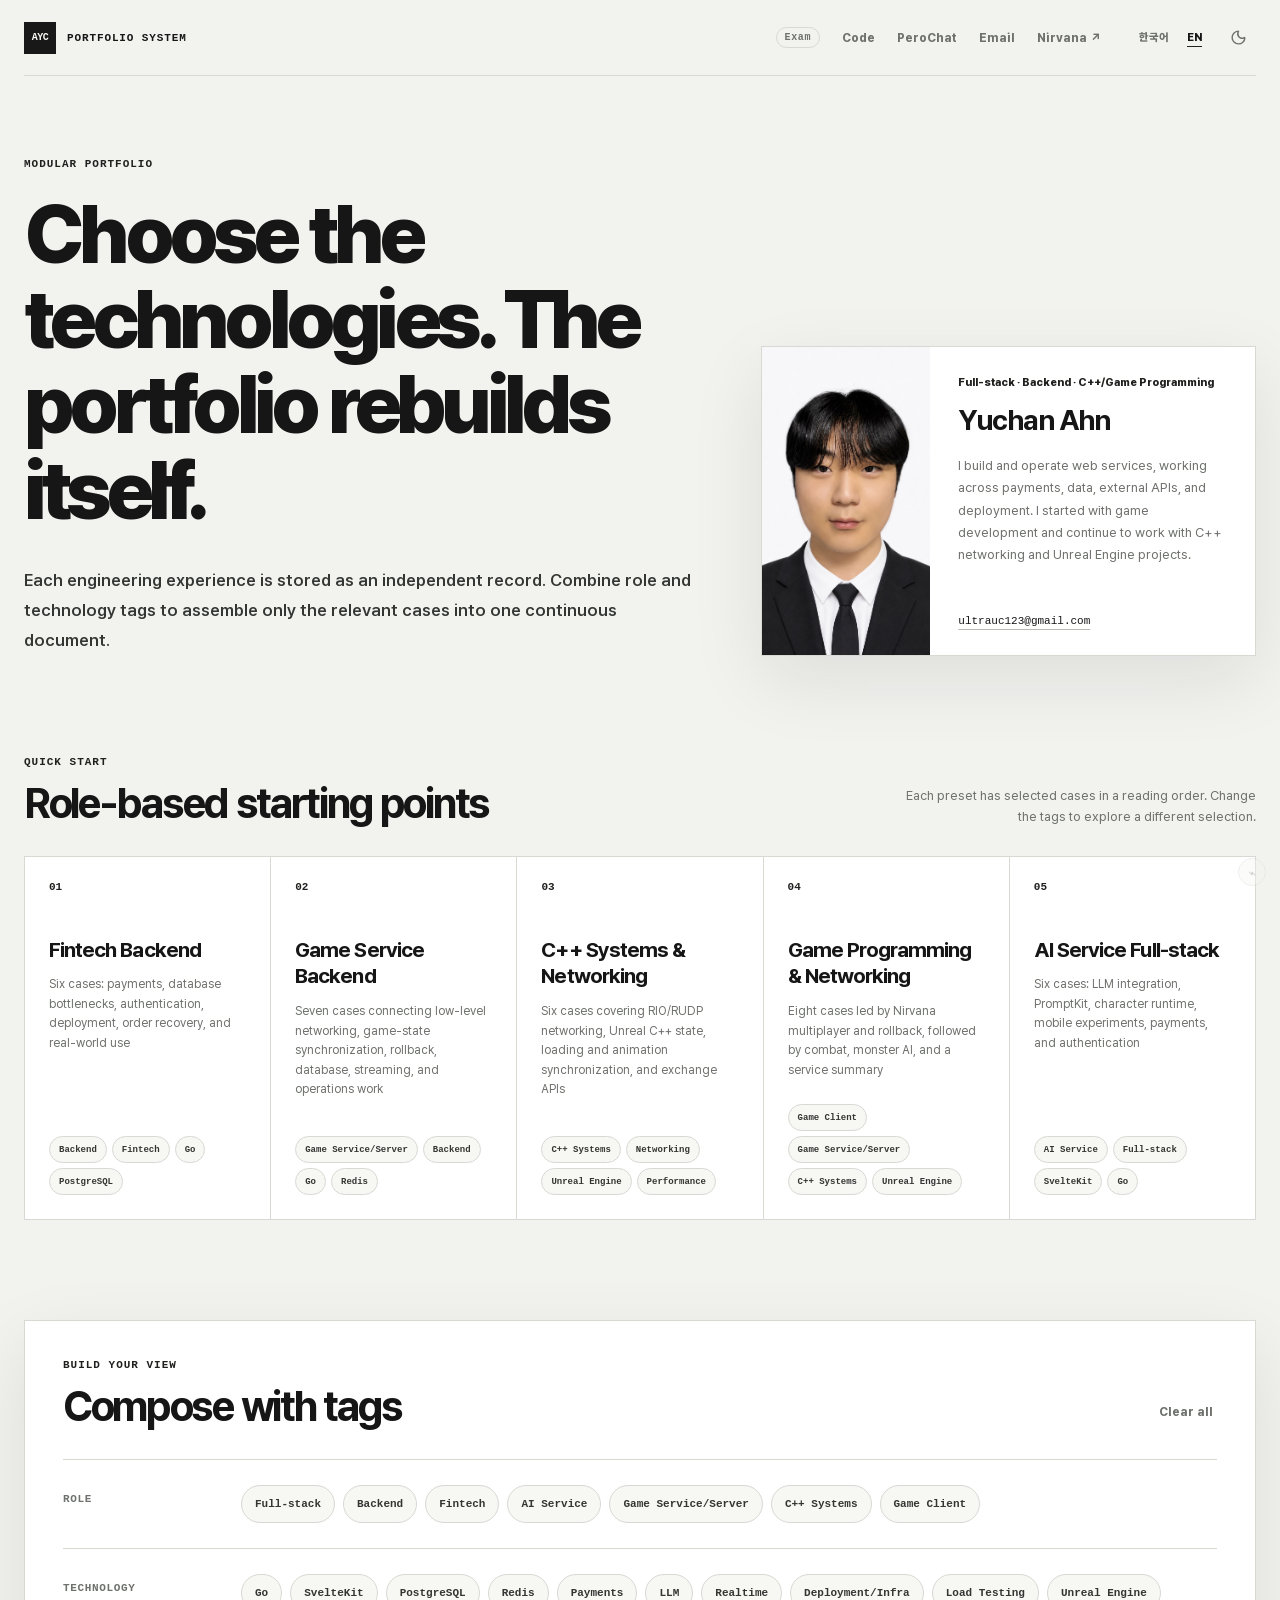
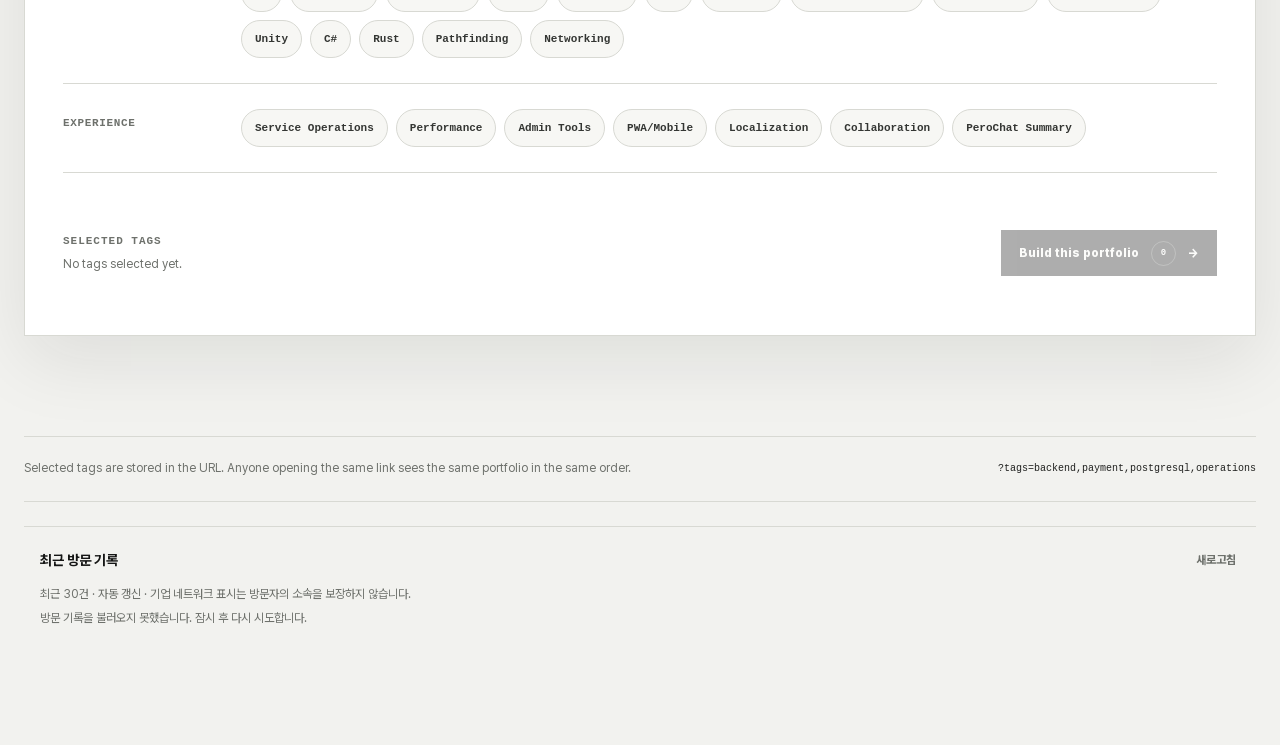
<file: public/index.html>
<!doctype html>
<html lang="ko">
  <head>
    <meta charset="UTF-8" />
    <meta name="viewport" content="width=device-width, initial-scale=1" />
    <meta
      name="description"
      content="기술 태그 조합에 따라 관련 개발 경험을 한 편의 문서로 구성하는 안유찬의 개발 포트폴리오입니다."
    />
    <meta name="theme-color" content="#f4f4f2" />
    <title>안유찬 · Modular Portfolio</title>
    <script>
      (() => {
        let savedTheme = null;
        try {
          savedTheme = localStorage.getItem("portfolio-theme");
        } catch {}
        const systemTheme = window.matchMedia?.("(prefers-color-scheme: dark)").matches
          ? "dark"
          : "light";
        document.documentElement.dataset.theme = savedTheme || systemTheme;
      })();
    </script>
    <link rel="stylesheet" href="./styles.css?v=38" />
    <script src="./portfolio-data.js?v=11" defer></script>
    <script src="./portfolio-copy-overrides.js?v=2" defer></script>
    <script src="./app.js?v=39" defer></script>
    <script src="./visitor-tracking.js?v=2" defer></script>
    <script src="./visitor-feed.js?v=2" defer></script>
  </head>
  <body>
    <main class="page-shell">
      <header class="site-header">
        <a class="site-mark" href="./" aria-label="포트폴리오 조합기 홈">
          <span>AYC</span>
          <strong>PORTFOLIO SYSTEM</strong>
        </a>

        <nav class="external-links" aria-label="외부 링크">
          <a class="exam-shortcut" href="./pearlabyss-exam.html">Exam</a>
          <a href="https://github.com/yuchanahn/-" target="_blank" rel="noreferrer">Code</a>
          <a href="https://personaxi.com" target="_blank" rel="noreferrer">PeroChat</a>
          <a href="mailto:ultrauc123@gmail.com">Email</a>
          <a
            href="https://www.youtube.com/watch?v=IK2acnw1DHY"
            target="_blank"
            rel="noreferrer"
          >Nirvana ↗</a>
        </nav>

        <div class="preferences">
          <div class="language-switch" role="group" aria-label="Language">
            <button type="button" data-language="ko">한국어</button>
            <button type="button" data-language="en">EN</button>
          </div>
          <button id="theme-toggle" class="theme-toggle" type="button" aria-label="테마 변경">
            <span class="theme-icon sun-icon" aria-hidden="true"></span>
            <span class="theme-icon moon-icon" aria-hidden="true"></span>
          </button>
        </div>
      </header>



      <section id="builder-screen" class="builder-screen">
        <div class="builder-hero">
          <div class="hero-copy">
            <p class="eyebrow" data-i18n="heroEyebrow">MODULAR PORTFOLIO</p>
            <h1 data-i18n="heroTitle">보고 싶은 기술을 고르면<br />포트폴리오가 다시 구성됩니다.</h1>
            <p data-i18n="heroDescription">
              각 개발 경험을 독립된 기록으로 저장했습니다. 지원 직무와 기술 태그를
              조합하면 관련 사례만 골라 한 편의 문서로 이어서 보여줍니다.
            </p>
          </div>

          <aside class="profile-card" aria-label="개발자 프로필">
            <img
              src="./assets/profile-yuchan.jpg"
              alt="안유찬 프로필 사진"
              width="1086"
              height="1447"
            />
            <div>
              <span data-profile="role">풀스택 · 백엔드 · C++/게임 프로그래밍</span>
              <h2 data-profile="name">안유찬</h2>
              <p data-profile="introduction"></p>
              <a href="mailto:ultrauc123@gmail.com">ultrauc123@gmail.com</a>
            </div>
          </aside>
        </div>

        <section class="preset-section" aria-labelledby="preset-title">
          <div class="section-heading">
            <div>
              <p class="eyebrow" data-i18n="presetEyebrow">QUICK START</p>
              <h2 id="preset-title" data-i18n="presetTitle">지원 직무별 기본 조합</h2>
            </div>
            <p data-i18n="presetDescription">기본 조합을 고른 뒤 태그를 더하거나 뺄 수 있습니다.</p>
          </div>
          <div id="preset-grid" class="preset-grid"></div>
        </section>

        <section class="tag-builder" aria-labelledby="tag-builder-title">
          <div class="section-heading">
            <div>
              <p class="eyebrow" data-i18n="tagEyebrow">BUILD YOUR VIEW</p>
              <h2 id="tag-builder-title" data-i18n="tagTitle">태그 직접 조합</h2>
            </div>
            <button id="clear-tags" class="text-button" type="button" data-i18n="clearTags">
              전체 해제
            </button>
          </div>

          <div id="tag-groups" class="tag-groups"></div>

          <div class="selection-bar">
            <div>
              <span class="selection-label" data-i18n="selectedTags">선택한 태그</span>
              <div id="selected-tags" class="selected-tags" aria-live="polite"></div>
            </div>
            <button id="build-portfolio" class="primary-button" type="button">
              <span data-i18n="buildPortfolio">이 조합으로 문서 만들기</span>
              <strong id="matched-count">0</strong>
              <span aria-hidden="true">→</span>
            </button>
          </div>
        </section>

        <section class="system-note" aria-label="포트폴리오 구성 방식">
          <p data-i18n="systemNote">
            선택한 태그는 URL에 저장됩니다. 같은 주소를 보내면 상대방도 같은 순서와
            내용의 포트폴리오를 볼 수 있습니다.
          </p>
          <code>?tags=backend,payment,postgresql,operations</code>
        </section>
      </section>

      <section id="document-screen" class="document-screen" hidden>
        <div class="document-toolbar">
          <a class="back-button" href="./">
            <span aria-hidden="true">←</span>
            <span data-i18n="editTags">태그 다시 고르기</span>
          </a>
          <div id="toolbar-tags" class="toolbar-tags"></div>
          <div class="document-actions">
            <button id="copy-link" class="toolbar-button" type="button" data-i18n-title="copyLink">
              <span data-i18n="copyLink">링크 복사</span>
            </button>
            <button id="print-document" class="primary-button compact" type="button">
              <span data-i18n="savePdf">PDF로 저장</span>
            </button>
          </div>
        </div>

        <article id="portfolio-document" class="portfolio-document"></article>
      </section>

      <section class="visitor-feed" aria-labelledby="visitor-feed-title">
        <div class="visitor-feed-heading">
          <h2 id="visitor-feed-title">최근 방문 기록</h2>
          <button id="refresh-visitors" class="text-button" type="button">새로고침</button>
        </div>
        <p class="visitor-feed-note">최근 30건 · 자동 갱신 · 기업 네트워크 표시는 방문자의 소속을 보장하지 않습니다.</p>
        <p id="visitor-feed-status" role="status">방문 기록을 불러오는 중입니다.</p>
        <ol id="visitor-feed-list" class="visitor-feed-list" aria-label="최근 방문 목록"></ol>
      </section>
    </main>

    <a class="career-ops-link" href="./career-dashboard.html" aria-label="Career operations dashboard" title="Career Ops">⌁</a>

    <div id="toast" class="toast" role="status" aria-live="polite" hidden></div>
  </body>
</html>
</file>
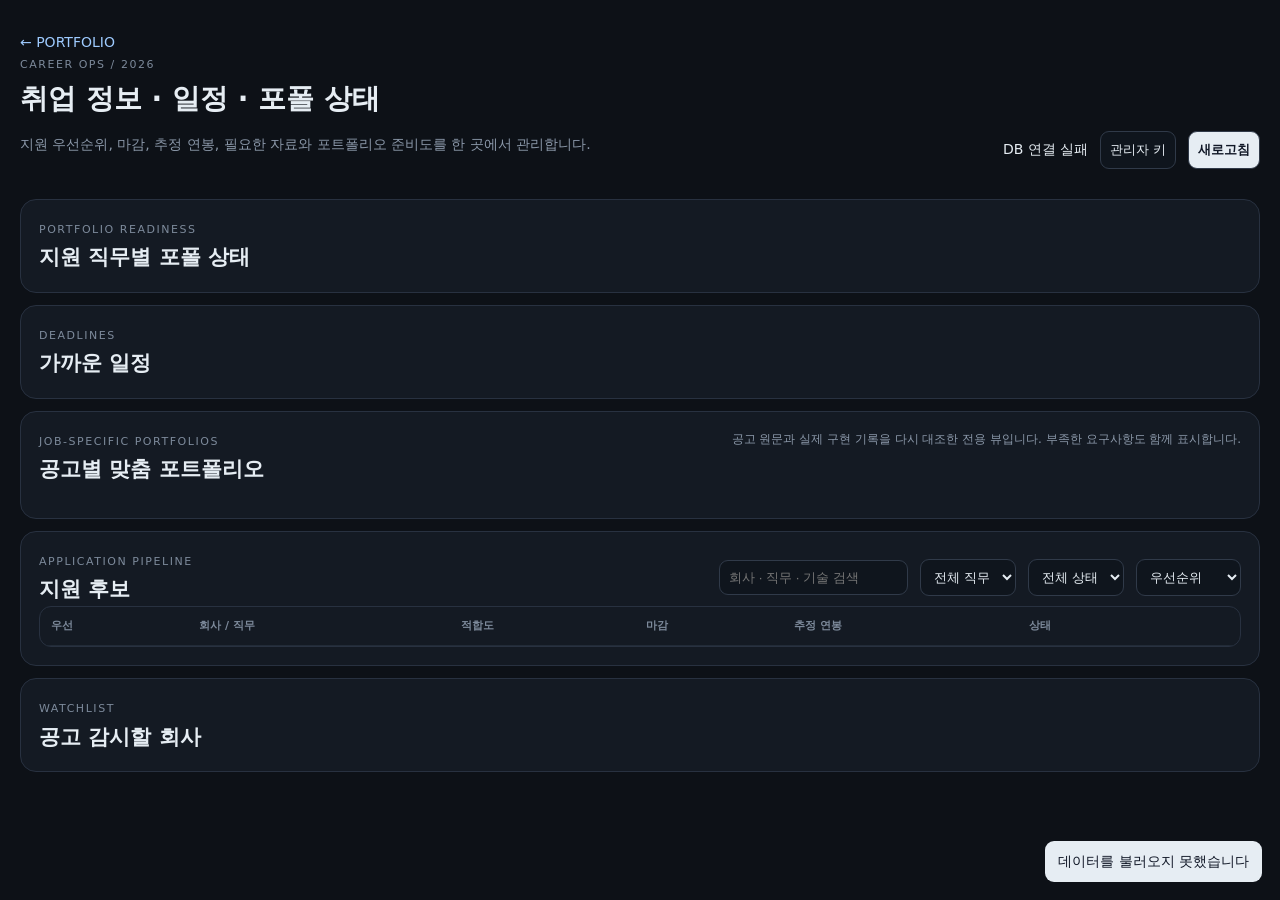
<file: public/career-dashboard.html>
<!doctype html>
<html lang="ko">
<head>
  <meta charset="UTF-8" />
  <meta name="viewport" content="width=device-width, initial-scale=1" />
  <meta name="robots" content="noindex,nofollow" />
  <meta name="theme-color" content="#101318" />
  <title>Career Ops · 안유찬</title>
  <link rel="stylesheet" href="./career-dashboard.css?v=2" />
  <script src="./career-dashboard.js?v=2" defer></script>
</head>
<body>
  <main class="career-shell">
    <header class="career-header">
      <div>
        <a class="back-link" href="./">← PORTFOLIO</a>
        <p class="eyebrow">CAREER OPS / 2026</p>
        <h1>취업 정보 · 일정 · 포폴 상태</h1>
        <p class="subtitle">지원 우선순위, 마감, 추정 연봉, 필요한 자료와 포트폴리오 준비도를 한 곳에서 관리합니다.</p>
      </div>
      <div class="header-actions">
        <span id="sync-state" class="sync-state">DB 연결 중</span>
        <button id="admin-key" class="ghost-button" type="button">관리자 키</button>
        <button id="refresh-data" class="primary-button" type="button">새로고침</button>
      </div>
    </header>

    <section id="summary-grid" class="summary-grid" aria-label="지원 현황 요약"></section>

    <section class="panel portfolio-panel">
      <div class="panel-heading">
        <div>
          <p class="eyebrow">PORTFOLIO READINESS</p>
          <h2>지원 직무별 포폴 상태</h2>
        </div>
      </div>
      <div id="portfolio-tracks" class="portfolio-tracks"></div>
    </section>

    <section class="panel timeline-panel">
      <div class="panel-heading">
        <div>
          <p class="eyebrow">DEADLINES</p>
          <h2>가까운 일정</h2>
        </div>
      </div>
      <div id="deadline-strip" class="deadline-strip"></div>
    </section>

    <section class="panel tailored-panel">
      <div class="panel-heading tailored-heading">
        <div>
          <p class="eyebrow">JOB-SPECIFIC PORTFOLIOS</p>
          <h2>공고별 맞춤 포트폴리오</h2>
        </div>
        <p class="panel-note">공고 원문과 실제 구현 기록을 다시 대조한 전용 뷰입니다. 부족한 요구사항도 함께 표시합니다.</p>
      </div>
      <div id="job-portfolio-grid" class="job-portfolio-grid"></div>
    </section>

    <section class="panel jobs-panel">
      <div class="panel-heading jobs-heading">
        <div>
          <p class="eyebrow">APPLICATION PIPELINE</p>
          <h2>지원 후보</h2>
        </div>
        <div class="controls">
          <input id="job-search" type="search" placeholder="회사 · 직무 · 기술 검색" />
          <select id="track-filter"><option value="all">전체 직무</option></select>
          <select id="status-filter">
            <option value="all">전체 상태</option>
            <option>긴급검토</option><option>관심</option><option>준비중</option><option>조건부</option><option>지원완료</option><option>보류</option><option>탈락</option>
          </select>
          <select id="sort-jobs">
            <option value="priority">우선순위</option>
            <option value="deadline">마감순</option>
            <option value="fit">적합도순</option>
            <option value="salary">연봉상한순</option>
          </select>
        </div>
      </div>
      <div class="table-wrap">
        <table class="jobs-table">
          <thead><tr><th>우선</th><th>회사 / 직무</th><th>적합도</th><th>마감</th><th>추정 연봉</th><th>상태</th><th></th></tr></thead>
          <tbody id="jobs-body"></tbody>
        </table>
      </div>
      <p id="empty-state" class="empty-state" hidden>조건에 맞는 공고가 없습니다.</p>
    </section>

    <section class="panel watch-panel">
      <div class="panel-heading">
        <div><p class="eyebrow">WATCHLIST</p><h2>공고 감시할 회사</h2></div>
      </div>
      <div id="watchlist" class="watchlist"></div>
    </section>
  </main>

  <dialog id="job-dialog" class="job-dialog">
    <form method="dialog" class="dialog-card">
      <button class="dialog-close" value="close" aria-label="닫기">×</button>
      <div id="job-detail"></div>
    </form>
  </dialog>

  <div id="toast" class="toast" hidden></div>
</body>
</html>
</file>
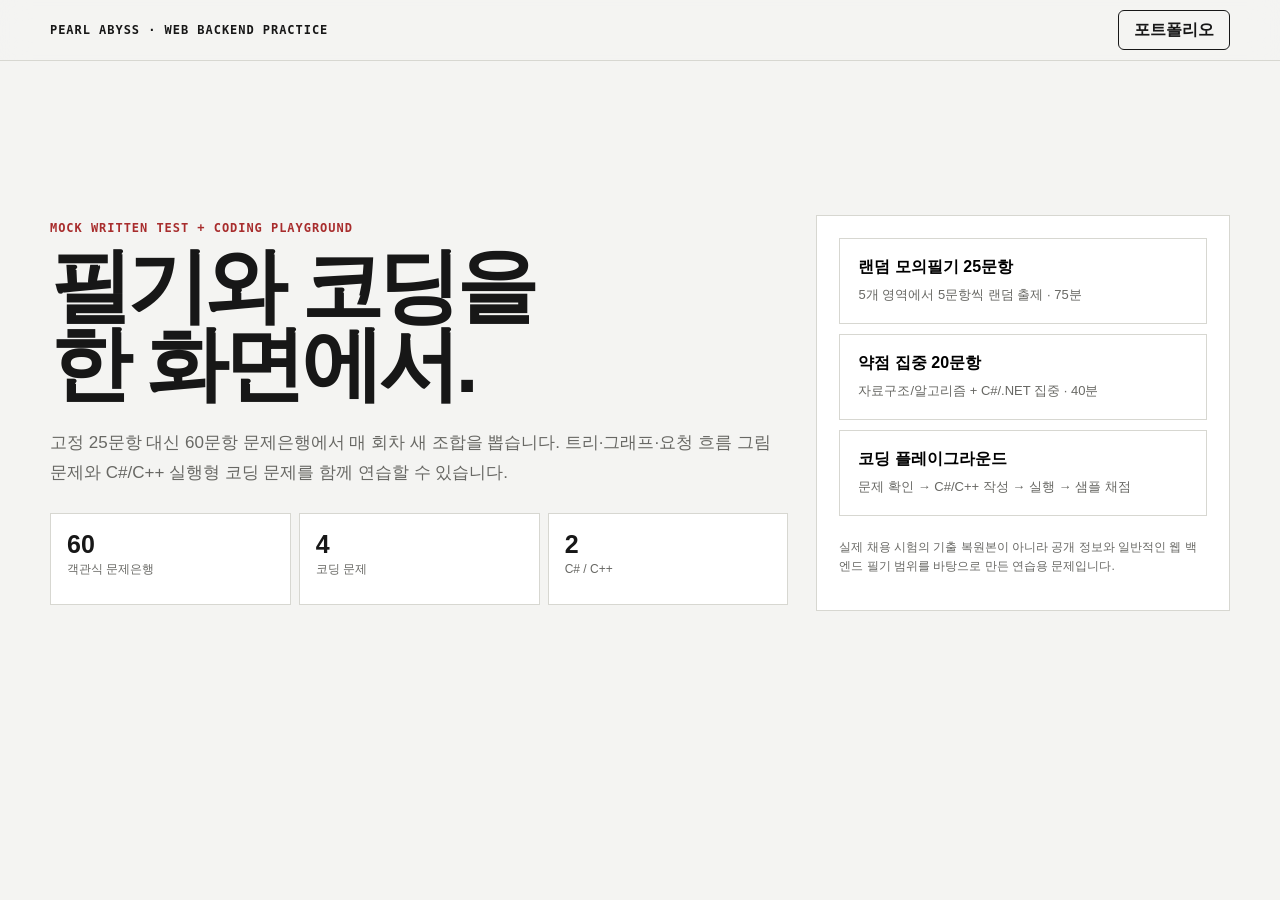
<file: public/pearlabyss-exam.html>
<!doctype html>
<html lang="ko">
  <head>
    <meta charset="utf-8" />
    <meta name="viewport" content="width=device-width, initial-scale=1" />
    <meta name="theme-color" content="#f4f4f2" />
    <title>펄어비스 웹 백엔드 모의필기 · AYC</title>
    <link rel="stylesheet" href="./pearlabyss-exam.css?v=2" />
    <script src="./pearlabyss-exam-data.js?v=2" defer></script>
    <script src="./pearlabyss-exam.js?v=2" defer></script>
  </head>
  <body>
    <div id="exam-app"></div>
  </body>
</html>
</file>
<file: public/styles.css>
.visitor-feed { margin: 24px 0 0; padding: 14px 16px; border-top: 1px solid var(--border); }
.visitor-feed-heading { display: flex; justify-content: space-between; align-items: center; gap: 12px; }
.visitor-feed h2 { margin: 0; font-size: .875rem; }
.visitor-feed-note, #visitor-feed-status { margin: 6px 0; color: var(--muted); font-size: .75rem; line-height: 1.5; }
.visitor-feed-list { list-style: none; padding: 0; margin: 8px 0 0; max-height: 108px; overflow-y: auto; }
.visitor-feed-list li { display: flex; justify-content: space-between; align-items: baseline; gap: 16px; padding: 7px 0; border-top: 1px solid var(--border); }
.visitor-feed-list li > div { display: flex; align-items: baseline; gap: 12px; min-width: 0; }
.visitor-feed-list strong { flex-shrink: 0; font-size: .8125rem; }
.visitor-feed-list span { color: var(--muted); font-size: .75rem; overflow: hidden; white-space: nowrap; text-overflow: ellipsis; }
.visitor-feed-list time { flex-shrink: 0; color: var(--muted); font-size: .75rem; }
@media (max-width: 520px) { .visitor-feed { padding: 12px 0; } .visitor-feed-list li > div { display: block; } .visitor-feed-list span { display: block; margin-top: 2px; } }
@media print { .visitor-feed { display: none !important; } }
@font-face {
  font-family: "Pretendard Variable";
  font-style: normal;
  font-weight: 45 920;
  font-display: block;
  src: url("./fonts/PretendardVariable.woff2") format("woff2-variations");
}

:root {
  color-scheme: light;
  --page: #f2f2ef;
  --surface: #ffffff;
  --surface-soft: #f7f7f4;
  --surface-hover: #ecece7;
  --text: #151615;
  --text-soft: #343633;
  --muted: #6e716c;
  --border: #d8d9d3;
  --border-strong: #b9bbb4;
  --accent: #20211f;
  --accent-soft: #e8e9e4;
  --accent-ink: #111210;
  --inverse: #171817;
  --inverse-text: #f7f7f3;
  --shadow: 0 24px 70px rgb(21 22 21 / 9%);
  --mono: "SFMono-Regular", Consolas, "Malgun Gothic", "Apple SD Gothic Neo", "Noto Sans KR", "Liberation Mono", monospace;
  --sans: "Pretendard Variable", Pretendard, "Noto Sans KR", "Apple SD Gothic Neo", Arial, sans-serif;
}

:root[data-theme="dark"] {
  color-scheme: dark;
  --page: #141414;
  --surface: #1c1c1b;
  --surface-soft: #20201f;
  --surface-hover: #292927;
  --text: #f2f2ee;
  --text-soft: #d4d4cf;
  --muted: #a1a29c;
  --border: #363633;
  --border-strong: #555650;
  --accent: #f1f1ed;
  --accent-soft: #30302e;
  --accent-ink: #ffffff;
  --inverse: #efefe9;
  --inverse-text: #181918;
  --shadow: 0 28px 80px rgb(0 0 0 / 28%);
}

* {
  box-sizing: border-box;
}

html {
  scroll-behavior: smooth;
}

body {
  margin: 0;
  color: var(--text);
  background: var(--page);
  font-family: var(--sans);
  text-rendering: optimizeLegibility;
}

button,
input {
  font: inherit;
}

button,
a {
  -webkit-tap-highlight-color: transparent;
}

a {
  color: inherit;
  text-decoration: none;
}

img {
  display: block;
  max-width: 100%;
}

h1,
h2,
h3,
p {
  overflow-wrap: anywhere;
}

h1,
h2,
h3 {
  word-break: keep-all;
}

[hidden] {
  display: none !important;
}

.page-shell {
  width: min(1240px, calc(100% - 48px));
  min-height: 100vh;
  margin: 0 auto;
  padding-bottom: 96px;
}

.site-header {
  position: relative;
  z-index: 20;
  display: grid;
  min-height: 76px;
  align-items: center;
  grid-template-columns: minmax(190px, 1fr) auto auto;
  gap: 30px;
  border-bottom: 1px solid var(--border);
}

.site-mark {
  display: inline-flex;
  width: fit-content;
  align-items: center;
  gap: 11px;
}

.site-mark > span {
  display: grid;
  width: 32px;
  height: 32px;
  place-items: center;
  color: var(--inverse-text);
  background: var(--inverse);
  font-family: var(--mono);
  font-size: 10px;
  font-weight: 900;
  letter-spacing: -0.05em;
}

.site-mark strong {
  color: var(--text);
  font-family: var(--mono);
  font-size: 11px;
  letter-spacing: 0.08em;
}

.external-links {
  display: flex;
  align-items: center;
  justify-content: center;
  gap: 22px;
}

.external-links a {
  color: var(--muted);
  font-size: 12px;
  font-weight: 750;
}

.external-links a.exam-shortcut {
  padding: 4px 8px;
  border: 1px solid var(--border);
  border-radius: 999px;
  font-family: var(--mono);
  font-size: 10px;
  letter-spacing: 0.06em;
}

.external-links a.exam-shortcut:hover,
.external-links a.exam-shortcut:focus-visible {
  border-color: var(--text);
  color: var(--text);
  outline: none;
}

.external-links a:hover {
  color: var(--text);
}

.preferences,
.language-switch {
  display: flex;
  align-items: center;
}

.preferences {
  gap: 10px;
  justify-self: end;
}

.language-switch {
  gap: 2px;
}

.language-switch button,
.theme-toggle {
  border: 0;
  color: var(--muted);
  background: transparent;
  cursor: pointer;
}

.language-switch button {
  min-height: 34px;
  padding: 0 8px;
  font-size: 11px;
  font-weight: 800;
}

.language-switch button[aria-pressed="true"] {
  color: var(--text);
  text-decoration: underline;
  text-decoration-color: var(--accent);
  text-underline-offset: 5px;
}

.theme-toggle {
  display: grid;
  width: 36px;
  height: 36px;
  place-items: center;
  border-radius: 50%;
}

.theme-toggle:hover {
  color: var(--text);
  background: var(--surface-hover);
}

.theme-icon {
  width: 17px;
  height: 17px;
  background: currentColor;
  -webkit-mask-position: center;
  mask-position: center;
  -webkit-mask-repeat: no-repeat;
  mask-repeat: no-repeat;
  -webkit-mask-size: contain;
  mask-size: contain;
}

.sun-icon {
  display: none;
  -webkit-mask-image: url("./icons/lucide/sun.svg");
  mask-image: url("./icons/lucide/sun.svg");
}

.moon-icon {
  -webkit-mask-image: url("./icons/lucide/moon.svg");
  mask-image: url("./icons/lucide/moon.svg");
}

:root[data-theme="dark"] .sun-icon {
  display: block;
}

:root[data-theme="dark"] .moon-icon {
  display: none;
}

.builder-screen {
  display: grid;
  gap: 100px;
  padding-top: 82px;
}

.builder-hero {
  display: grid;
  align-items: end;
  grid-template-columns: minmax(0, 1.15fr) minmax(390px, 0.85fr);
  gap: 68px;
}

.eyebrow,
.document-kicker,
.cover-kicker,
.cover-small-label,
.selection-label,
.case-index,
.case-project,
.case-category,
.case-footer-label {
  font-family: var(--mono);
  font-size: 11px;
  font-weight: 850;
  letter-spacing: 0.09em;
  text-transform: uppercase;
}

.eyebrow,
.document-kicker,
.cover-kicker,
.case-index {
  color: var(--accent);
}

.hero-copy .eyebrow {
  margin: 0 0 22px;
}

.hero-copy h1 {
  max-width: 760px;
  margin: 0;
  font-size: clamp(44px, 6.4vw, 82px);
  font-weight: 850;
  letter-spacing: -0.07em;
  line-height: 1.04;
}

.hero-copy > p:last-child {
  max-width: 700px;
  margin: 32px 0 0;
  color: var(--text-soft);
  font-size: 17px;
  font-weight: 560;
  line-height: 1.78;
  word-break: keep-all;
}

.profile-card {
  display: grid;
  min-height: 310px;
  align-items: stretch;
  grid-template-columns: 168px minmax(0, 1fr);
  overflow: hidden;
  border: 1px solid var(--border);
  background: var(--surface);
  box-shadow: var(--shadow);
}

.profile-card > img {
  width: 100%;
  height: 100%;
  object-fit: cover;
  object-position: center 22%;
}

.profile-card > div {
  display: flex;
  min-width: 0;
  flex-direction: column;
  padding: 28px;
}

.profile-card span {
  color: var(--accent);
  font-size: 11px;
  font-weight: 800;
  line-height: 1.5;
}

.profile-card h2 {
  margin: 12px 0 0;
  font-size: 28px;
  letter-spacing: -0.055em;
}

.profile-card p {
  margin: 18px 0 0;
  color: var(--muted);
  font-size: 13px;
  line-height: 1.72;
}

.profile-card a {
  margin-top: auto;
  padding-top: 22px;
  color: var(--text);
  font-family: var(--mono);
  font-size: 11px;
  text-decoration: underline;
  text-decoration-color: var(--border-strong);
  text-underline-offset: 5px;
}

.preset-section,
.tag-builder {
  display: grid;
  gap: 28px;
}

.section-heading {
  display: flex;
  align-items: end;
  justify-content: space-between;
  gap: 30px;
}

.section-heading .eyebrow {
  margin: 0 0 10px;
}

.section-heading h2 {
  margin: 0;
  font-size: clamp(27px, 4vw, 42px);
  letter-spacing: -0.055em;
}

.section-heading > p {
  max-width: 360px;
  margin: 0;
  color: var(--muted);
  font-size: 13px;
  line-height: 1.65;
  text-align: right;
}

.preset-grid {
  display: grid;
  grid-template-columns: repeat(5, minmax(0, 1fr));
  border-top: 1px solid var(--border);
  border-left: 1px solid var(--border);
}

.preset-card {
  position: relative;
  display: flex;
  min-height: 270px;
  align-items: flex-start;
  flex-direction: column;
  gap: 0;
  padding: 24px;
  border: 0;
  border-right: 1px solid var(--border);
  border-bottom: 1px solid var(--border);
  color: var(--text);
  background: var(--surface);
  text-align: left;
  cursor: pointer;
  transition: background-color 150ms ease, color 150ms ease;
}

.preset-card:hover,
.preset-card:focus-visible {
  color: var(--inverse-text);
  background: var(--inverse);
  outline: none;
}

.preset-index {
  color: var(--accent);
  font-family: var(--mono);
  font-size: 11px;
  font-weight: 850;
}

.preset-title {
  margin-top: 44px;
  font-size: 21px;
  letter-spacing: -0.045em;
  line-height: 1.28;
}

.preset-description {
  margin-top: 12px;
  color: var(--muted);
  font-size: 12px;
  line-height: 1.62;
}

.preset-card:hover .preset-description,
.preset-card:focus-visible .preset-description {
  color: color-mix(in srgb, var(--inverse-text) 72%, transparent);
}

.preset-tags {
  display: flex;
  flex-wrap: wrap;
  gap: 5px;
  margin-top: auto;
  padding-top: 24px;
}

.preset-card:hover .tag-chip,
.preset-card:focus-visible .tag-chip {
  border-color: color-mix(in srgb, var(--inverse-text) 28%, transparent);
  color: var(--inverse-text);
  background: transparent;
}

.tag-builder {
  padding: 38px;
  border: 1px solid var(--border);
  background: var(--surface);
  box-shadow: var(--shadow);
}

.text-button {
  min-height: 38px;
  padding: 0 4px;
  border: 0;
  color: var(--muted);
  background: transparent;
  cursor: pointer;
  font-size: 12px;
  font-weight: 750;
}

.text-button:hover {
  color: var(--accent);
}

.tag-groups {
  display: grid;
  gap: 0;
  border-top: 1px solid var(--border);
}

.tag-group {
  display: grid;
  align-items: start;
  grid-template-columns: 150px minmax(0, 1fr);
  gap: 28px;
  padding: 25px 0;
  border-bottom: 1px solid var(--border);
}

.tag-group-title {
  margin: 8px 0 0;
  color: var(--muted);
  font-family: var(--mono);
  font-size: 11px;
  letter-spacing: 0.06em;
  text-transform: uppercase;
}

.tag-list,
.selected-tags,
.toolbar-tags,
.cover-selected-tags,
.case-footer-tags {
  display: flex;
  flex-wrap: wrap;
  gap: 8px;
}

.tag-chip {
  display: inline-flex;
  min-height: 38px;
  align-items: center;
  justify-content: center;
  padding: 0 13px;
  border: 1px solid var(--border);
  border-radius: 999px;
  color: var(--text-soft);
  background: var(--surface-soft);
  font-family: var(--mono);
  font-size: 11px;
  font-weight: 750;
  white-space: nowrap;
}

button.tag-chip {
  cursor: pointer;
  transition: border-color 120ms ease, color 120ms ease, background-color 120ms ease;
}

button.tag-chip:hover {
  border-color: var(--border-strong);
  color: var(--text);
}

.tag-chip.is-selected {
  border-color: var(--accent);
  color: var(--inverse-text);
  background: var(--inverse);
}

.tag-chip.compact {
  min-height: 27px;
  padding: 0 9px;
  font-size: 9px;
}

.selection-bar {
  display: grid;
  min-height: 96px;
  align-items: center;
  grid-template-columns: minmax(0, 1fr) auto;
  gap: 28px;
  padding-top: 8px;
}

.selection-bar > div:first-child {
  display: grid;
  gap: 10px;
}

.selection-label {
  color: var(--muted);
}

.empty-selection {
  color: var(--muted);
  font-size: 12px;
}

.primary-button,
.toolbar-button,
.back-button {
  display: inline-flex;
  min-height: 46px;
  align-items: center;
  justify-content: center;
  border: 0;
  cursor: pointer;
  font-size: 12px;
  font-weight: 800;
}

.primary-button {
  gap: 12px;
  padding: 0 18px;
  color: var(--inverse-text);
  background: var(--inverse);
}

.primary-button:hover:not(:disabled) {
  background: var(--text-soft);
  color: var(--inverse-text);
}

.primary-button:disabled {
  cursor: not-allowed;
  opacity: 0.35;
}

.primary-button strong {
  display: grid;
  min-width: 25px;
  height: 25px;
  place-items: center;
  border: 1px solid color-mix(in srgb, var(--inverse-text) 25%, transparent);
  border-radius: 50%;
  font-family: var(--mono);
  font-size: 9px;
}

.primary-button.compact {
  min-height: 38px;
  padding: 0 13px;
}

.system-note {
  display: flex;
  align-items: center;
  justify-content: space-between;
  gap: 30px;
  padding: 22px 0;
  border-top: 1px solid var(--border);
  border-bottom: 1px solid var(--border);
}

.system-note p {
  max-width: 680px;
  margin: 0;
  color: var(--muted);
  font-size: 12px;
  line-height: 1.65;
}

.system-note code {
  color: var(--accent);
  font-family: var(--mono);
  font-size: 10px;
}

.document-screen {
  padding: 24px 0 0;
}

.document-toolbar {
  position: sticky;
  top: 14px;
  z-index: 30;
  display: grid;
  min-height: 62px;
  align-items: center;
  grid-template-columns: auto minmax(0, 1fr) auto;
  gap: 18px;
  margin-bottom: 22px;
  padding: 10px;
  border: 1px solid var(--border);
  background: color-mix(in srgb, var(--surface) 91%, transparent);
  box-shadow: 0 12px 40px rgb(20 20 19 / 8%);
  backdrop-filter: blur(16px);
}

.back-button {
  gap: 7px;
  padding: 0 10px;
  color: var(--muted);
  background: transparent;
}

.back-button:hover {
  color: var(--text);
}

.toolbar-tags {
  max-height: 38px;
  overflow: hidden;
}

.document-actions {
  display: flex;
  align-items: center;
  gap: 5px;
}

.toolbar-button {
  min-height: 38px;
  padding: 0 12px;
  color: var(--muted);
  background: transparent;
}

.toolbar-button:hover {
  color: var(--text);
  background: var(--surface-hover);
}

.portfolio-document {
  width: min(100%, 980px);
  margin: 0 auto;
  color: var(--text);
  background: var(--surface);
  box-shadow: var(--shadow);
}

.portfolio-cover {
  display: flex;
  min-height: 760px;
  flex-direction: column;
  padding: 66px 70px 54px;
  border-bottom: 1px solid var(--border);
}

.cover-topline {
  display: flex;
  align-items: center;
  justify-content: space-between;
  gap: 20px;
}

.cover-count {
  color: var(--muted);
  font-family: var(--mono);
  font-size: 10px;
}

.cover-title {
  max-width: 800px;
  margin: 90px 0 0;
  font-size: clamp(48px, 7vw, 76px);
  font-weight: 870;
  letter-spacing: -0.075em;
  line-height: 1.04;
}

.cover-intro {
  max-width: 720px;
  margin: 28px 0 0;
  color: var(--text-soft);
  font-size: 18px;
  font-weight: 580;
  line-height: 1.72;
  word-break: keep-all;
}

.cover-identity {
  display: grid;
  margin-top: auto;
  padding-top: 70px;
  grid-template-columns: 100px auto minmax(0, 1fr);
  align-items: baseline;
  gap: 20px;
  border-top: 1px solid var(--border);
}

.cover-small-label {
  color: var(--muted);
}

.cover-name {
  margin: 0;
  font-size: 24px;
  letter-spacing: -0.045em;
}

.cover-role {
  margin: 0;
  color: var(--muted);
  font-size: 12px;
}

.cover-selected-tags {
  margin-top: 25px;
}

.cover-links {
  display: grid;
  margin-top: 34px;
  grid-template-columns: repeat(2, minmax(0, 1fr));
  border-top: 1px solid var(--border);
  border-left: 1px solid var(--border);
}

.cover-link {
  display: grid;
  gap: 6px;
  padding: 13px 15px;
  border-right: 1px solid var(--border);
  border-bottom: 1px solid var(--border);
}

.cover-link-label {
  color: var(--muted);
  font-family: var(--mono);
  font-size: 8px;
  letter-spacing: 0.08em;
  text-transform: uppercase;
}

.cover-link-value {
  overflow: hidden;
  font-size: 11px;
  text-overflow: ellipsis;
  white-space: nowrap;
}

.document-overview {
  padding: 58px 70px 70px;
  border-bottom: 1px solid var(--border);
}

.overview-heading {
  display: flex;
  align-items: end;
  justify-content: space-between;
  gap: 24px;
}

.overview-title {
  margin: 0;
  font-size: 26px;
  letter-spacing: -0.05em;
}

.project-summary-grid {
  display: grid;
  margin-top: 34px;
  grid-template-columns: repeat(2, minmax(0, 1fr));
  border-top: 1px solid var(--border);
  border-left: 1px solid var(--border);
}

.project-summary-card {
  display: flex;
  min-height: 210px;
  flex-direction: column;
  padding: 22px;
  border-right: 1px solid var(--border);
  border-bottom: 1px solid var(--border);
}

.summary-number {
  color: var(--accent);
  font-family: var(--mono);
  font-size: 9px;
  font-weight: 850;
}

.summary-project-name {
  margin: 34px 0 0;
  font-size: 21px;
  letter-spacing: -0.04em;
}

.summary-project-detail-link {
  text-decoration: underline;
  text-decoration-color: transparent;
  text-decoration-thickness: 1px;
  text-underline-offset: 5px;
  transition: color 160ms ease, text-decoration-color 160ms ease;
}

.summary-project-detail-link:hover {
  color: var(--accent);
  text-decoration-color: currentColor;
}

.summary-project-meta {
  margin: 7px 0 0;
  color: var(--accent);
  font-family: var(--mono);
  font-size: 9px;
}

.summary-project-copy {
  margin: 17px 0 0;
  color: var(--muted);
  font-size: 12px;
  line-height: 1.68;
}

.document-overview.is-dense .project-summary-card {
  min-height: 175px;
}

.document-overview.is-dense .summary-project-name {
  margin-top: 22px;
}

.document-overview.is-dense .summary-project-copy {
  margin-top: 11px;
}

.summary-project-links {
  display: flex;
  flex-wrap: wrap;
  gap: 7px;
  margin-top: auto;
  padding-top: 18px;
}

.project-introduction {
  min-height: 980px;
  padding: 70px;
  border-bottom: 1px solid var(--border);
}

.project-intro-topline {
  display: flex;
  align-items: center;
  justify-content: space-between;
  gap: 24px;
}

.project-intro-kicker,
.project-intro-number {
  color: var(--accent);
  font-family: var(--mono);
  font-size: 9px;
  font-weight: 800;
  letter-spacing: 0.09em;
  text-transform: uppercase;
}

.project-intro-number {
  color: var(--muted);
}

.project-intro-title {
  max-width: 900px;
  margin: 64px 0 0;
  font-size: clamp(48px, 7vw, 74px);
  font-weight: 860;
  letter-spacing: -0.07em;
  line-height: 1.02;
}

.project-intro-summary {
  max-width: 760px;
  margin: 22px 0 0;
  color: var(--text-soft);
  font-size: 19px;
  font-weight: 640;
  line-height: 1.6;
  word-break: keep-all;
}

.project-intro-media {
  display: grid;
  overflow: hidden;
  margin: 42px 0 0;
  aspect-ratio: 16 / 6.4;
  background: var(--surface-soft);
}

.project-intro-media.is-gallery {
  grid-template-columns: repeat(2, minmax(0, 1fr));
  aspect-ratio: 16 / 7;
}

.project-intro-media img {
  width: 100%;
  height: 100%;
  min-height: 0;
  object-fit: cover;
}

.project-intro-media.is-gallery img + img {
  border-left: 1px solid var(--border);
}

.project-intro-details {
  margin-top: 40px;
  border-top: 1px solid var(--border-strong);
}

.project-intro-row {
  display: grid;
  grid-template-columns: 150px minmax(0, 1fr);
  gap: 28px;
  padding: 15px 0;
  border-bottom: 1px solid var(--border);
}

.project-intro-row.is-description {
  padding-top: 19px;
  padding-bottom: 19px;
}

.project-intro-label {
  padding-top: 2px;
  color: var(--muted);
  font-family: var(--mono);
  font-size: 9px;
  font-weight: 760;
  letter-spacing: 0.05em;
  text-transform: uppercase;
  white-space: nowrap;
}

.project-intro-value {
  margin: 0;
  color: var(--text-soft);
  font-size: 13px;
  line-height: 1.72;
  word-break: keep-all;
}

.project-intro-row.is-description .project-intro-value {
  color: var(--text);
  font-size: 14px;
}

.project-intro-stack {
  display: flex;
  flex-wrap: wrap;
  gap: 7px;
}

.project-intro-stack-item {
  padding: 7px 9px;
  border: 1px solid var(--border);
  color: var(--text-soft);
  background: var(--surface);
  font-family: var(--mono);
  font-size: 9px;
  font-weight: 700;
}

.project-intro-links {
  display: flex;
  flex-wrap: wrap;
  gap: 8px;
  margin-top: 24px;
}

.project-introduction.has-no-media .project-intro-details {
  margin-top: 90px;
}

.record-link {
  display: inline-grid;
  grid-template-columns: auto auto auto;
  align-items: center;
  gap: 7px;
  min-width: 0;
  padding: 8px 10px;
  border: 1px solid var(--border);
  color: var(--text-soft);
  background: var(--surface);
  transition: border-color 160ms ease, color 160ms ease, background 160ms ease;
}

.record-link:hover {
  border-color: var(--border-strong);
  color: var(--text);
  background: var(--surface-hover);
}

.record-link-label {
  color: var(--muted);
  font-family: var(--mono);
  font-size: 8px;
  letter-spacing: 0.04em;
  text-transform: uppercase;
}

.record-link-value {
  overflow: hidden;
  font-size: 10px;
  text-overflow: ellipsis;
  white-space: nowrap;
}

.record-link-arrow {
  color: var(--accent);
  font-size: 10px;
}

.case-study {
  padding: 70px;
  border-bottom: 1px solid var(--border);
}

.case-meta {
  display: grid;
  align-items: center;
  grid-template-columns: 48px auto 1fr;
  gap: 15px;
}

.case-project,
.case-category {
  color: var(--muted);
  font-size: 9px;
}

.case-project-link {
  display: inline-flex;
  min-width: 0;
  align-items: center;
  gap: 6px;
  color: var(--muted);
  font-size: 9px;
}

.case-project-link:hover {
  color: var(--text);
}

.case-project-link-label {
  font-family: var(--mono);
  font-size: 8px;
}

.case-project-link-label::after {
  content: " ·";
}

.case-project-link-value {
  overflow: hidden;
  text-overflow: ellipsis;
  white-space: nowrap;
}

.case-project-link-arrow {
  color: var(--accent);
}

.case-category {
  justify-self: end;
  color: var(--accent);
}

.case-title {
  max-width: 810px;
  margin: 38px 0 0;
  font-size: clamp(32px, 5vw, 48px);
  font-weight: 840;
  letter-spacing: -0.065em;
  line-height: 1.13;
}

.case-lead {
  max-width: 760px;
  margin: 22px 0 0;
  color: var(--text-soft);
  font-size: 17px;
  font-weight: 630;
  line-height: 1.65;
  word-break: keep-all;
}

.metric-grid {
  display: grid;
  margin-top: 40px;
  grid-template-columns: repeat(3, minmax(0, 1fr));
  border-top: 1px solid var(--border);
  border-left: 1px solid var(--border);
}

.metric-item {
  display: grid;
  min-height: 122px;
  align-content: center;
  grid-template-columns: auto auto auto;
  gap: 7px;
  padding: 18px;
  border-right: 1px solid var(--border);
  border-bottom: 1px solid var(--border);
}

.metric-label {
  grid-column: 1 / -1;
  margin-bottom: 8px;
  color: var(--muted);
  font-family: var(--mono);
  font-size: 9px;
  text-transform: uppercase;
}

.metric-before,
.metric-arrow {
  color: var(--muted);
  font-size: 13px;
}

.metric-after {
  color: var(--accent);
  font-size: 21px;
  letter-spacing: -0.045em;
}

.case-flow {
  display: grid;
  margin-top: 40px;
  grid-template-columns: repeat(4, minmax(0, 1fr));
  border-top: 1px solid var(--border-strong);
  border-bottom: 1px solid var(--border-strong);
}

.case-flow-step {
  position: relative;
  display: grid;
  min-height: 112px;
  align-content: center;
  gap: 13px;
  padding: 18px 22px 18px 18px;
  border-right: 1px solid var(--border);
}

.case-flow-step:last-child {
  border-right: 0;
}

.case-flow-step:not(:last-child)::after {
  position: absolute;
  top: 50%;
  right: -7px;
  z-index: 1;
  width: 13px;
  color: var(--accent);
  background: var(--surface);
  content: "→";
  font-size: 12px;
  text-align: center;
  transform: translateY(-50%);
}

.case-flow-number {
  color: var(--accent);
  font-family: var(--mono);
  font-size: 8px;
}

.case-flow-text {
  color: var(--text-soft);
  font-size: 12px;
  line-height: 1.5;
  white-space: pre-line;
}

.case-visual {
  margin: 42px 0 0;
  padding: 0;
  background: var(--surface-soft);
}

.case-visual > img {
  width: 100%;
  max-height: 660px;
  object-fit: contain;
  border: 1px solid var(--border);
  background: #ffffff;
}

.case-visual.is-gallery {
  display: grid;
  grid-template-columns: repeat(2, minmax(0, 1fr));
  gap: 10px;
  background: transparent;
}

.case-visual.is-gallery > img {
  height: 400px;
  object-fit: contain;
}

#perochat-service-summary .case-visual.is-gallery {
  grid-template-columns: minmax(0, 1.55fr) minmax(0, 0.75fr);
  background: #111111;
}

#perochat-service-summary .case-visual.is-gallery > img {
  background: #111111;
}

.case-code {
  margin: 38px 0 0;
  border: 1px solid var(--border);
  background: var(--surface-soft);
}

.case-code-caption {
  display: flex;
  align-items: center;
  justify-content: space-between;
  gap: 20px;
  padding: 12px 15px;
  border-bottom: 1px solid var(--border);
}

.case-code-label,
.case-code-source {
  font-family: var(--mono);
  font-size: 9px;
}

.case-code-label {
  color: var(--text-soft);
  font-weight: 760;
}

.case-code-source {
  overflow: hidden;
  color: var(--muted);
  text-overflow: ellipsis;
  white-space: nowrap;
}

.case-code-pre {
  overflow-x: auto;
  margin: 0;
  padding: 18px;
}

.case-code-content {
  color: var(--text-soft);
  font-family: var(--mono);
  font-size: 11px;
  line-height: 1.7;
  tab-size: 2;
  white-space: pre;
}

.case-copy {
  display: grid;
  gap: 0;
  max-width: 780px;
  margin-top: 38px;
}

.case-paragraph {
  margin: 0;
  color: var(--text-soft);
  font-size: 15px;
  line-height: 1.9;
  word-break: keep-all;
}

.inline-code {
  padding: 0.08em 0.28em;
  border-radius: 0.22em;
  background: var(--surface-soft);
  color: inherit;
  font-family: var(--mono);
  font-size: 0.9em;
  font-weight: 600;
  letter-spacing: -0.02em;
}

.case-paragraph + .case-paragraph {
  margin-top: 18px;
}

.case-bullets {
  display: grid;
  gap: 0;
  margin: 34px 0 0;
  padding: 0;
  border-top: 1px solid var(--border);
  list-style: none;
}

.case-bullets li {
  position: relative;
  padding: 14px 14px 14px 24px;
  border-bottom: 1px solid var(--border);
  color: var(--text-soft);
  font-size: 12px;
}

.case-bullets li::before {
  position: absolute;
  top: 20px;
  left: 4px;
  width: 6px;
  height: 6px;
  background: var(--accent);
  content: "";
}

.case-links-section {
  margin-top: 36px;
  padding-top: 17px;
  border-top: 1px solid var(--border);
}

.case-links-label {
  display: block;
  margin-bottom: 11px;
  color: var(--muted);
  font-family: var(--mono);
  font-size: 8px;
  letter-spacing: 0.04em;
  text-transform: uppercase;
}

.case-record-links {
  display: flex;
  flex-wrap: wrap;
  gap: 7px;
}

.case-footer {
  display: flex;
  align-items: center;
  justify-content: space-between;
  gap: 20px;
  margin-top: 42px;
  padding-top: 18px;
  border-top: 1px solid var(--border);
}

.case-footer-label {
  color: var(--muted);
  font-size: 8px;
}

.document-closing {
  display: grid;
  min-height: 260px;
  align-content: center;
  justify-items: center;
  gap: 14px;
  padding: 60px;
  text-align: center;
}

.document-closing strong {
  font-size: 24px;
  letter-spacing: -0.045em;
}

.document-closing p {
  max-width: 560px;
  margin: 0;
  color: var(--muted);
  font-size: 12px;
  line-height: 1.7;
}

.document-closing span {
  color: var(--accent);
  font-family: var(--mono);
  font-size: 9px;
  text-transform: uppercase;
}

.toast {
  position: fixed;
  z-index: 100;
  right: 24px;
  bottom: 24px;
  max-width: min(360px, calc(100% - 48px));
  padding: 13px 16px;
  color: var(--inverse-text);
  background: var(--inverse);
  box-shadow: var(--shadow);
  font-size: 12px;
  font-weight: 750;
}

button:focus-visible,
a:focus-visible {
  outline: 3px solid color-mix(in srgb, var(--accent) 55%, transparent);
  outline-offset: 3px;
}

@media (max-width: 1100px) {
  .builder-hero {
    grid-template-columns: 1fr;
  }

  .profile-card {
    max-width: 650px;
  }

  .preset-grid {
    grid-template-columns: repeat(3, minmax(0, 1fr));
  }

  .document-toolbar {
    grid-template-columns: auto 1fr;
  }

  .toolbar-tags {
    grid-column: 1 / -1;
    grid-row: 2;
  }

  .document-actions {
    justify-self: end;
  }
}

@media (max-width: 760px) {
  .page-shell {
    width: min(100% - 24px, 1240px);
    padding-bottom: 64px;
  }

  .site-header {
    min-height: auto;
    padding: 16px 0;
    grid-template-columns: 1fr auto;
    gap: 14px;
  }

  .external-links {
    grid-column: 1 / -1;
    grid-row: 2;
    justify-content: flex-start;
  }

  .builder-screen {
    gap: 72px;
    padding-top: 54px;
  }

  .hero-copy h1 {
    font-size: clamp(38px, 13vw, 58px);
  }

  .hero-copy > p:last-child {
    font-size: 15px;
  }

  .profile-card {
    grid-template-columns: 126px minmax(0, 1fr);
  }

  .profile-card > div {
    padding: 21px;
  }

  .section-heading {
    align-items: flex-start;
    flex-direction: column;
    gap: 10px;
  }

  .section-heading > p {
    text-align: left;
  }

  .preset-grid {
    grid-template-columns: 1fr;
  }

  .preset-card {
    min-height: 210px;
  }

  .tag-builder {
    padding: 24px;
  }

  .tag-group {
    grid-template-columns: 1fr;
    gap: 15px;
  }

  .tag-group-title {
    margin-top: 0;
  }

  .selection-bar {
    grid-template-columns: 1fr;
  }

  .selection-bar .primary-button {
    width: 100%;
  }

  .system-note {
    align-items: flex-start;
    flex-direction: column;
  }

  .document-toolbar {
    position: static;
  }

  .toolbar-tags {
    display: none;
  }

  .portfolio-cover,
  .document-overview,
  .project-introduction,
  .case-study {
    padding-right: 28px;
    padding-left: 28px;
  }

  .portfolio-cover {
    min-height: 680px;
    padding-top: 42px;
    padding-bottom: 38px;
  }

  .cover-title {
    margin-top: 66px;
    font-size: 46px;
  }

  .cover-intro {
    font-size: 15px;
  }

  .cover-identity {
    grid-template-columns: 1fr;
    gap: 8px;
  }

  .cover-links,
  .project-summary-grid,
  .case-visual.is-gallery,
  .metric-grid {
    grid-template-columns: 1fr;
  }

  .case-flow {
    grid-template-columns: 1fr;
  }

  .case-flow-step {
    min-height: 92px;
    border-right: 0;
    border-bottom: 1px solid var(--border);
  }

  .case-flow-step:last-child {
    border-bottom: 0;
  }

  .case-flow-step:not(:last-child)::after {
    top: auto;
    right: 50%;
    bottom: -8px;
    transform: translateX(50%) rotate(90deg);
  }

  .case-study {
    padding-top: 50px;
    padding-bottom: 50px;
  }

  .project-introduction {
    min-height: 0;
    padding-top: 50px;
    padding-bottom: 50px;
  }

  .project-intro-title {
    margin-top: 46px;
    font-size: 46px;
  }

  .project-intro-summary {
    font-size: 16px;
  }

  .project-intro-media,
  .project-intro-media.is-gallery {
    aspect-ratio: 4 / 3;
  }

  .project-intro-media.is-gallery {
    grid-template-columns: 1fr;
  }

  .project-intro-media.is-gallery img + img {
    border-top: 1px solid var(--border);
    border-left: 0;
  }

  .project-intro-row {
    grid-template-columns: 1fr;
    gap: 8px;
  }

  .project-introduction.has-no-media .project-intro-details {
    margin-top: 54px;
  }

  .case-title {
    font-size: 34px;
  }

  .case-lead {
    font-size: 15px;
  }

  .case-meta {
    grid-template-columns: auto 1fr;
  }

  .case-category {
    grid-column: 2;
    justify-self: start;
  }

  .case-visual.is-gallery > img {
    height: auto;
    max-height: 520px;
  }

  .case-footer {
    align-items: flex-start;
    flex-direction: column;
  }
}

@media (max-width: 440px) {
  .site-mark strong {
    display: none;
  }

  .external-links {
    gap: 15px;
  }

  .profile-card {
    grid-template-columns: 1fr;
  }

  .profile-card > img {
    width: 118px;
    height: 150px;
    margin: 20px 0 0 20px;
  }

  .profile-card a {
    margin-top: 24px;
  }

  .document-toolbar {
    grid-template-columns: 1fr;
  }

  .document-actions {
    width: 100%;
    justify-self: stretch;
  }

  .document-actions > * {
    flex: 1;
  }

  .back-button {
    justify-content: flex-start;
  }

  .cover-title {
    font-size: 38px;
  }
}

@media (prefers-reduced-motion: reduce) {
  html {
    scroll-behavior: auto;
  }

  *,
  *::before,
  *::after {
    transition: none !important;
  }
}

@page {
  size: A4;
  margin: 0;
}

@page {
  size: A4 portrait;
  margin: 0;
}

@media print {
  :root,
  :root[data-theme="dark"] {
    color-scheme: light;
    --page: #ffffff;
    --surface: #ffffff;
    --surface-soft: #f6f6f3;
    --surface-hover: #f0f0ec;
    --text: #151615;
    --text-soft: #343633;
    --muted: #686b66;
    --border: #d7d8d2;
    --border-strong: #b9bbb4;
    --accent: #20211f;
    --accent-soft: #e8e9e4;
    --accent-ink: #111210;
    --inverse: #171817;
    --inverse-text: #ffffff;
  }

  html,
  body {
    width: 210mm;
    margin: 0;
    background: #ffffff;
    print-color-adjust: exact;
    -webkit-print-color-adjust: exact;
  }

  .page-shell {
    width: 100%;
    margin: 0;
    padding: 0;
  }

  .site-header,
  .builder-screen,
  .document-toolbar,
  .toast {
    display: none !important;
  }

  .document-screen {
    display: block !important;
    padding: 0;
  }

  .portfolio-document {
    width: 100%;
    margin: 0;
    font-family: "Malgun Gothic", "Apple SD Gothic Neo", "Noto Sans KR", Arial, sans-serif;
    box-shadow: none;
  }

  .portfolio-cover,
  .document-overview,
  .project-introduction,
  .case-study {
    width: 210mm;
    height: 297mm;
    min-height: 0;
    overflow: hidden;
    break-before: auto;
    break-after: page;
    break-inside: avoid;
    page-break-before: auto;
    page-break-after: always;
    page-break-inside: avoid;
  }

  .portfolio-document > .case-study:last-of-type {
    break-after: auto;
    page-break-after: auto;
  }

  .portfolio-cover {
    padding: 20mm 17mm 15mm;
  }

  .cover-title {
    margin-top: 28mm;
    font-size: 19mm;
  }

  .cover-intro {
    font-size: 4.4mm;
  }

  .cover-links {
    grid-template-columns: repeat(2, minmax(0, 1fr));
  }

  .document-overview {
    padding: 20mm 17mm 15mm;
  }

  .project-introduction {
    padding: 18mm 17mm 14mm;
    border-bottom: 0;
  }

  .project-intro-title {
    margin-top: 14mm;
    font-size: 15mm;
    line-height: 1.03;
  }

  .project-intro-summary {
    margin-top: 4mm;
    font-size: 4.1mm;
    line-height: 1.55;
  }

  .project-intro-media,
  .project-intro-media.is-gallery {
    height: 70mm;
    margin-top: 8mm;
    aspect-ratio: auto;
  }

  .project-intro-details {
    margin-top: 7mm;
  }

  .project-intro-row {
    grid-template-columns: 32mm minmax(0, 1fr);
    gap: 5mm;
    padding: 2.4mm 0;
  }

  .project-intro-row.is-description {
    padding-top: 3mm;
    padding-bottom: 3mm;
  }

  .project-intro-value,
  .project-intro-row.is-description .project-intro-value {
    font-size: 3mm;
    line-height: 1.55;
  }

  .project-intro-stack {
    gap: 1.4mm;
  }

  .project-intro-stack-item {
    padding: 1.3mm 1.7mm;
    font-size: 2.25mm;
  }

  .project-intro-links {
    margin-top: 4mm;
  }

  .project-introduction.has-no-media .project-intro-details {
    margin-top: 23mm;
  }

  .project-summary-grid {
    grid-template-columns: repeat(2, minmax(0, 1fr));
  }

  .document-overview.is-dense .project-summary-card {
    min-height: 52mm;
    padding: 5mm;
  }

  .document-overview.is-dense .summary-project-name {
    margin-top: 5mm;
    font-size: 4.8mm;
  }

  .document-overview.is-dense .summary-project-meta {
    margin-top: 1mm;
  }

  .document-overview.is-dense .summary-project-copy {
    margin-top: 3mm;
    font-size: 2.8mm;
    line-height: 1.52;
  }

  .document-overview.is-dense .summary-project-links {
    padding-top: 2mm;
  }

  .case-study {
    padding: 18mm 17mm 14mm;
    border-bottom: 0;
  }

  .case-title {
    margin-top: 8mm;
    font-size: 9.2mm;
    line-height: 1.13;
  }

  .case-lead {
    margin-top: 4mm;
    font-size: 4mm;
    line-height: 1.55;
  }

  .case-paragraph {
    font-size: 3.35mm;
    line-height: 1.62;
  }

  .case-paragraph + .case-paragraph {
    margin-top: 3mm;
  }

  .metric-grid {
    margin-top: 7mm;
  }

  .metric-item {
    min-height: 23mm;
    padding: 3mm;
  }

  .metric-label {
    margin-bottom: 1.5mm;
  }

  .metric-after {
    font-size: 5mm;
  }

  .case-visual {
    margin-top: 7mm;
  }

  .case-copy {
    margin-top: 7mm;
  }

  .case-bullets {
    margin-top: 6mm;
  }

  .case-bullets li {
    padding: 2.5mm 3mm 2.5mm 6mm;
  }

  .case-bullets li::before {
    top: 4mm;
    left: 1mm;
  }

  .case-visual,
  .case-code,
  .case-flow,
  .metric-grid,
  .case-bullets,
  .case-footer,
  .project-summary-card {
    break-inside: avoid;
  }

  .case-visual > img {
    max-height: 82mm;
  }

  .case-visual.is-gallery {
    grid-template-columns: repeat(2, minmax(0, 1fr));
  }

  .case-visual.is-gallery > img {
    height: 70mm;
  }

  .case-code {
    margin-top: 6mm;
  }

  .case-code-caption {
    padding: 2mm 2.5mm;
  }

  .case-code-pre {
    padding: 3mm;
  }

  .case-code-content {
    font-size: 2.45mm;
    line-height: 1.48;
  }

  .case-flow {
    margin-top: 7mm;
  }

  .case-flow-step {
    min-height: 22mm;
    gap: 2mm;
    padding: 3mm 4mm 3mm 3mm;
  }

  .case-flow-text {
    font-size: 2.7mm;
    line-height: 1.4;
  }

  .case-links-section {
    display: none;
  }

  .record-link {
    padding: 1.5mm 2mm;
  }

  #redis-k6 .case-title {
    font-size: 8.7mm;
  }

  #redis-k6 .case-lead {
    font-size: 3.8mm;
  }

  #redis-k6 .case-paragraph {
    font-size: 3.15mm;
  }

  #redis-k6 .case-visual > img {
    max-height: 68mm;
  }

  #p2p-world-simulation {
    padding-top: 14mm;
    padding-bottom: 10mm;
  }

  #p2p-world-simulation .case-title {
    margin-top: 6mm;
    font-size: 7.7mm;
  }

  #p2p-world-simulation .case-lead {
    margin-top: 2.5mm;
    font-size: 3.4mm;
    line-height: 1.42;
  }

  #p2p-world-simulation .case-visual {
    margin-top: 4mm;
  }

  #p2p-world-simulation .case-visual > img {
    max-height: 47mm;
  }

  #p2p-world-simulation .case-code {
    margin-top: 3mm;
  }

  #p2p-world-simulation .case-code-caption {
    padding: 1.5mm 2mm;
  }

  #p2p-world-simulation .case-code-pre {
    padding: 2mm;
  }

  #p2p-world-simulation .case-code-content {
    font-size: 2.15mm;
    line-height: 1.32;
  }

  #p2p-world-simulation .case-copy {
    margin-top: 4mm;
  }

  #p2p-world-simulation .case-paragraph {
    font-size: 2.75mm;
    line-height: 1.45;
  }

  .case-footer {
    display: none;
  }

  .document-closing {
    display: none;
  }

  a {
    text-decoration: none;
  }
}

.career-ops-link{position:fixed;right:14px;bottom:14px;z-index:30;width:28px;height:28px;display:grid;place-items:center;border:1px solid var(--line,#d8d8d4);border-radius:50%;background:color-mix(in srgb,var(--paper,#f4f4f2) 82%,transparent);color:var(--muted,#777);text-decoration:none;font-size:14px;opacity:.42;transition:.2s}.career-ops-link:hover,.career-ops-link:focus-visible{opacity:1;transform:translateY(-1px)}@media print{.career-ops-link{display:none}}
</file>
<file: public/career-dashboard.css>
*{box-sizing:border-box}body{margin:0;background:#0d1117;color:#e6edf3;font:14px/1.5 system-ui,sans-serif}.career-shell{max-width:1400px;margin:auto;padding:32px 20px 70px}.career-header,.panel-heading,.header-actions,.controls,.track-top{display:flex;gap:12px;align-items:center;justify-content:space-between}.career-header{align-items:flex-end;margin-bottom:18px}.back-link,a{color:#9ecbff;text-decoration:none}.eyebrow{font-size:11px;letter-spacing:.14em;color:#7d8a9b;margin:4px 0}.career-header h1,.panel h2{margin:0}.subtitle{color:#8b98a9;max-width:760px}.panel,.summary-card{border:1px solid #283140;background:#141a23;border-radius:16px}.panel{padding:18px;margin-top:12px}.summary-grid{display:grid;grid-template-columns:repeat(4,1fr);gap:10px}.summary-card{padding:16px}.summary-card span,.summary-card small{color:#8b98a9}.summary-card strong{display:block;font-size:28px;margin:5px 0}.portfolio-tracks{display:grid;grid-template-columns:repeat(3,1fr);gap:9px}.track-card,.deadline-card{background:#0f151d;border:1px solid #283140;border-radius:12px;padding:12px}.track-card p{color:#8b98a9;margin:7px 0 0}.state-pill,.priority-pill,.status-pill{display:inline-block;border-radius:99px;padding:3px 8px;font-size:11px;font-weight:800;background:#243247}.state-준비됨,.status-지원완료{background:#18382a;color:#8fe1b2}.state-보완필요,.status-준비중,.status-긴급검토{background:#453214;color:#ffd383}.state-미확보,.status-조건부{background:#432323;color:#ffaaaa}.deadline-strip{display:grid;grid-template-columns:repeat(6,1fr);gap:8px}.deadline-card span{display:block;color:#8b98a9;font-size:11px}.jobs-heading{align-items:center}.controls{justify-content:flex-end;flex-wrap:wrap}input,select,button,textarea{background:#0f151d;color:#e6edf3;border:1px solid #303a49;border-radius:9px;padding:9px}.primary-button{background:#e6edf3;color:#111827;font-weight:800}.table-wrap{overflow:auto;border:1px solid #283140;border-radius:12px}.jobs-table{width:100%;border-collapse:collapse;min-width:960px}.jobs-table th,.jobs-table td{padding:11px;border-bottom:1px solid #222b37;text-align:left}.jobs-table th{font-size:11px;color:#7d8a9b}.jobs-table tbody tr:hover{background:#19212c}.company,.salary-main,.deadline-main{font-weight:800}.role,.salary-note,.deadline-sub{color:#8b98a9;font-size:11px}.watchlist{display:flex;gap:7px;flex-wrap:wrap}.watch-item{border:1px solid #283140;border-radius:99px;padding:7px 10px;color:#aab4c2}.job-dialog{max-width:760px;width:calc(100% - 24px);border:0;background:transparent}.dialog-card{background:#141a23;color:#e6edf3;border:1px solid #303a49;border-radius:16px;padding:22px}.dialog-close{float:right}.detail-grid{display:grid;grid-template-columns:1fr 1fr;gap:9px}.detail-box{background:#0f151d;border:1px solid #283140;border-radius:10px;padding:10px}.detail-section{margin-top:14px}.edit-row{display:grid;grid-template-columns:160px 1fr;gap:8px}.toast{position:fixed;right:18px;bottom:18px;background:#e6edf3;color:#111827;padding:10px 13px;border-radius:9px}@media(max-width:800px){.career-header{align-items:flex-start;flex-direction:column}.summary-grid{grid-template-columns:repeat(2,1fr)}.portfolio-tracks{grid-template-columns:1fr 1fr}.deadline-strip{grid-template-columns:repeat(2,1fr)}.jobs-heading{align-items:flex-start;flex-direction:column}.controls{justify-content:flex-start}.detail-grid,.edit-row{grid-template-columns:1fr}}

/* tailored portfolio guides */
.tailored-heading{align-items:flex-start}.panel-note{margin:0;max-width:620px;color:#8b98a9;font-size:12px;text-align:right}.job-portfolio-grid{display:grid;grid-template-columns:repeat(3,minmax(0,1fr));gap:10px;margin-top:14px}.job-portfolio-card{display:flex;flex-direction:column;gap:12px;min-width:0;padding:15px;border:1px solid #2a3545;border-radius:14px;background:#0f151d}.job-portfolio-card.is-closed{border-color:#4a3030;background:#181315}.job-portfolio-head{display:flex;justify-content:space-between;gap:12px;align-items:flex-start}.job-portfolio-head h3{margin:6px 0 1px;font-size:17px}.job-portfolio-head p,.job-portfolio-summary{margin:0;color:#9aa7b8}.posting-state{display:inline-flex;border-radius:99px;padding:3px 8px;font-size:10px;font-weight:800;letter-spacing:.04em}.posting-state.active{background:#18382a;color:#8fe1b2}.posting-state.closed{background:#432323;color:#ffaaaa}.job-fit{display:grid;justify-items:end;flex:0 0 auto}.job-fit strong{font-size:24px;line-height:1}.job-fit small{margin-top:4px;color:#748195;font-size:10px}.portfolio-links{display:grid;gap:7px}.portfolio-link{display:flex;flex-direction:column;gap:3px;padding:10px 11px;border:1px solid #303c4d;border-radius:10px;background:#141c27;color:#dcecff}.portfolio-link:hover{border-color:#5c789b;background:#192433}.portfolio-link.recommended{border-color:#456d96}.portfolio-link span{font-weight:800}.portfolio-link small{overflow:hidden;color:#7f8da0;font-size:10px;text-overflow:ellipsis;white-space:nowrap}.gap-note{margin:0;padding:10px 11px;border-left:2px solid #8c7344;background:#17181a;color:#9aa7b8;font-size:11px}.gap-note b{display:block;margin-bottom:3px;color:#ffd383}.verification-row{display:flex;justify-content:space-between;gap:10px;margin-top:auto;color:#6f7d8e;font-size:10px}.verification-row a{white-space:nowrap}.verified-mini{display:inline-flex;margin-left:6px;padding:1px 5px;border:1px solid #3d5876;border-radius:99px;color:#8fbde8;font-size:9px;vertical-align:2px}.jobs-table tbody tr.verified-closed{opacity:.66}.jobs-table tbody tr.verified-closed:hover{opacity:.9}.closed-warning{padding:9px 11px;border:1px solid #5a3333;border-radius:9px;background:#251719;color:#ffb1b1}.tailored-detail{padding:12px;border:1px solid #2c3d51;border-radius:12px;background:#101822}.status-마감{background:#432323;color:#ffaaaa}@media(max-width:1080px){.job-portfolio-grid{grid-template-columns:repeat(2,minmax(0,1fr))}}@media(max-width:800px){.tailored-heading{flex-direction:column}.panel-note{text-align:left}.job-portfolio-grid{grid-template-columns:1fr}.verification-row{align-items:flex-start;flex-direction:column}}
</file>
<file: public/pearlabyss-exam.css>
:root{color-scheme:light;--paper:#f4f4f2;--surface:#fff;--surface-2:#ecece8;--ink:#171717;--muted:#686864;--line:#d7d7d1;--accent:#a82d2d;--accent-soft:#f6e5e2;--ok:#1f6c49;--mono:Consolas,"SFMono-Regular",Menlo,monospace}*{box-sizing:border-box}html{scroll-behavior:smooth}body{margin:0;background:var(--paper);color:var(--ink);font-family:Arial,Helvetica,sans-serif}button,textarea,select{font:inherit}a{color:inherit}.shell{width:min(1180px,calc(100% - 32px));margin:0 auto;padding:28px 0 70px}.topbar{position:sticky;top:0;z-index:10;display:flex;align-items:center;justify-content:space-between;gap:14px;min-height:58px;padding:10px max(16px,calc((100vw - 1180px)/2));border-bottom:1px solid var(--line);background:color-mix(in srgb,var(--paper) 92%,transparent);backdrop-filter:blur(14px)}.brand{font-family:var(--mono);font-size:12px;font-weight:900;letter-spacing:.08em;text-transform:uppercase}.top-actions{display:flex;align-items:center;gap:8px;flex-wrap:wrap}.timer{min-width:80px;padding:9px 12px;background:var(--surface-2);text-align:center;font:800 16px var(--mono)}.button,.ghost-button,.link-button{min-height:40px;border:1px solid var(--ink);border-radius:6px;padding:0 15px;font-weight:850;cursor:pointer}.button{background:var(--ink);color:#fff}.ghost-button,.link-button{background:transparent;color:var(--ink)}.link-button{display:inline-flex;align-items:center;text-decoration:none}.button:disabled,.ghost-button:disabled{opacity:.45;cursor:default}.eyebrow{margin:0 0 12px;color:var(--accent);font:900 12px var(--mono);letter-spacing:.08em;text-transform:uppercase}.hero{min-height:72vh;display:grid;grid-template-columns:minmax(0,1.25fr) minmax(300px,.7fr);gap:28px;align-items:center}.hero h1{margin:0;max-width:800px;font-size:clamp(42px,7vw,82px);line-height:.96;letter-spacing:-.055em}.lead{max-width:760px;margin:24px 0 0;color:var(--muted);font-size:17px;line-height:1.75}.stats{display:grid;grid-template-columns:repeat(3,1fr);gap:8px;margin-top:26px}.stats div{min-height:92px;padding:16px;border:1px solid var(--line);background:var(--surface)}.stats strong{display:block;font-size:25px}.stats span{color:var(--muted);font-size:12px}.mode-panel{display:grid;gap:10px;padding:22px;border:1px solid var(--line);background:var(--surface)}.mode-card{width:100%;padding:18px;border:1px solid var(--line);background:transparent;text-align:left;cursor:pointer}.mode-card:hover,.mode-card:focus-visible{border-color:var(--ink);outline:none}.mode-card strong{display:block;margin-bottom:7px;font-size:16px}.mode-card span{color:var(--muted);font-size:13px;line-height:1.55}.notice{margin-top:12px;color:var(--muted);font-size:12px;line-height:1.6}.exam-layout{display:grid;grid-template-columns:minmax(0,1fr) 260px;gap:22px;align-items:start}.card{border:1px solid var(--line);background:var(--surface);padding:30px}.question-meta{color:var(--muted);font:850 12px var(--mono)}.question-title{margin:12px 0 22px;font-size:clamp(21px,3vw,29px);line-height:1.45;letter-spacing:-.02em}.code{margin:0 0 18px;padding:17px;overflow-x:auto;background:#151515;color:#f5f5f2;font:14px/1.65 var(--mono);white-space:pre-wrap}.visual-box{margin:0 0 20px;padding:15px;border:1px solid var(--line);background:#fafaf8}.visual-box svg{width:100%;height:auto;max-height:260px}.choice{display:grid;grid-template-columns:34px 1fr;gap:12px;align-items:center;width:100%;margin:9px 0;padding:13px;border:1px solid var(--line);background:#fff;text-align:left;cursor:pointer}.choice:hover{border-color:#999}.choice.selected{border-color:var(--ink);background:var(--surface-2)}.choice-index{width:30px;height:30px;display:grid;place-items:center;border:1px solid var(--line);font:800 12px var(--mono)}.choice.selected .choice-index{border-color:var(--ink);background:var(--ink);color:#fff}.question-nav{display:flex;justify-content:space-between;gap:10px;margin-top:26px}.side-card{position:sticky;top:78px;padding:20px;border:1px solid var(--line);background:var(--surface)}.side-card h2{margin:0;font-size:15px}.palette{display:grid;grid-template-columns:repeat(5,1fr);gap:6px;margin-top:14px}.palette button{aspect-ratio:1;border:1px solid var(--line);background:#fff;font:800 11px var(--mono);cursor:pointer}.palette button.answered{background:var(--surface-2)}.palette button.current{outline:2px solid var(--ink);outline-offset:1px}.progress{margin-top:14px;color:var(--muted);font-size:12px}.result-score{margin:2px 0 0;font-size:clamp(58px,10vw,110px);line-height:.9;font-weight:950;letter-spacing:-.06em}.category-grid{display:grid;grid-template-columns:repeat(5,1fr);gap:8px;margin-top:22px}.category-grid div{padding:14px;background:var(--surface-2);font-size:12px;line-height:1.5}.category-grid strong{display:block;margin-bottom:4px}.review{padding:20px 0;border-top:1px solid var(--line)}.review h3{margin:8px 0;font-size:17px;line-height:1.55}.review p{color:var(--muted);line-height:1.65}.copybox{margin:16px 0;padding:15px;background:#171717;color:#eee;white-space:pre-wrap;font:12px/1.65 var(--mono)}.section-gap{margin-top:20px}.coding-layout{display:grid;grid-template-columns:330px minmax(0,1fr);gap:18px;align-items:start}.problem-list{display:grid;gap:8px}.problem-button{padding:14px;border:1px solid var(--line);background:#fff;text-align:left;cursor:pointer}.problem-button.active{border-color:var(--ink);background:var(--surface-2)}.problem-button small{display:block;margin-top:5px;color:var(--muted)}.problem-title{margin:3px 0 8px;font-size:30px;letter-spacing:-.03em}.chips{display:flex;gap:6px;flex-wrap:wrap;margin:12px 0 18px}.chip{padding:5px 8px;background:var(--surface-2);font:800 11px var(--mono)}.problem-copy{color:var(--muted);line-height:1.7}.io-grid{display:grid;grid-template-columns:1fr 1fr;gap:10px;margin:18px 0}.io-grid article{padding:14px;border:1px solid var(--line)}.io-grid h3{margin:0 0 8px;font-size:13px}.io-grid p{margin:0;color:var(--muted);font-size:13px;line-height:1.6}.sample{display:grid;grid-template-columns:1fr 1fr;gap:10px}.sample pre{min-height:100px;margin:0;padding:13px;background:#171717;color:#eee;overflow:auto;font:12px/1.6 var(--mono)}.editor-toolbar{display:flex;align-items:center;gap:8px;flex-wrap:wrap;margin:20px 0 8px}.editor-toolbar select{min-height:40px;border:1px solid var(--line);background:#fff;padding:0 10px}.editor{width:100%;min-height:430px;resize:vertical;border:1px solid #333;outline:none;background:#111;color:#f3f3ef;padding:18px;tab-size:4;font:14px/1.62 var(--mono)}.stdin{width:100%;min-height:110px;resize:vertical;border:1px solid var(--line);background:#fff;padding:12px;font:13px/1.55 var(--mono)}.console{min-height:130px;margin-top:10px;padding:15px;overflow:auto;background:#070707;color:#d9f7e5;white-space:pre-wrap;font:12px/1.6 var(--mono)}.console.error{color:#ffd4cf}.grader-row{display:flex;gap:8px;flex-wrap:wrap;margin-top:10px}.status-note{margin-top:8px;color:var(--muted);font-size:12px;line-height:1.55}.pass{color:var(--ok);font-weight:850}.fail{color:var(--accent);font-weight:850}.actions{display:flex;gap:8px;flex-wrap:wrap}
@media(max-width:900px){.hero,.exam-layout,.coding-layout{grid-template-columns:1fr}.side-card{position:static}.category-grid{grid-template-columns:1fr 1fr}.hero{padding-top:36px}}@media(max-width:620px){.shell{width:min(100% - 20px,620px);padding-top:18px}.topbar{padding-inline:10px}.card{padding:20px}.stats,.category-grid,.io-grid,.sample{grid-template-columns:1fr}.top-actions .ghost-button{display:none}.problem-title{font-size:24px}.editor{min-height:360px;font-size:13px}}
</file>
